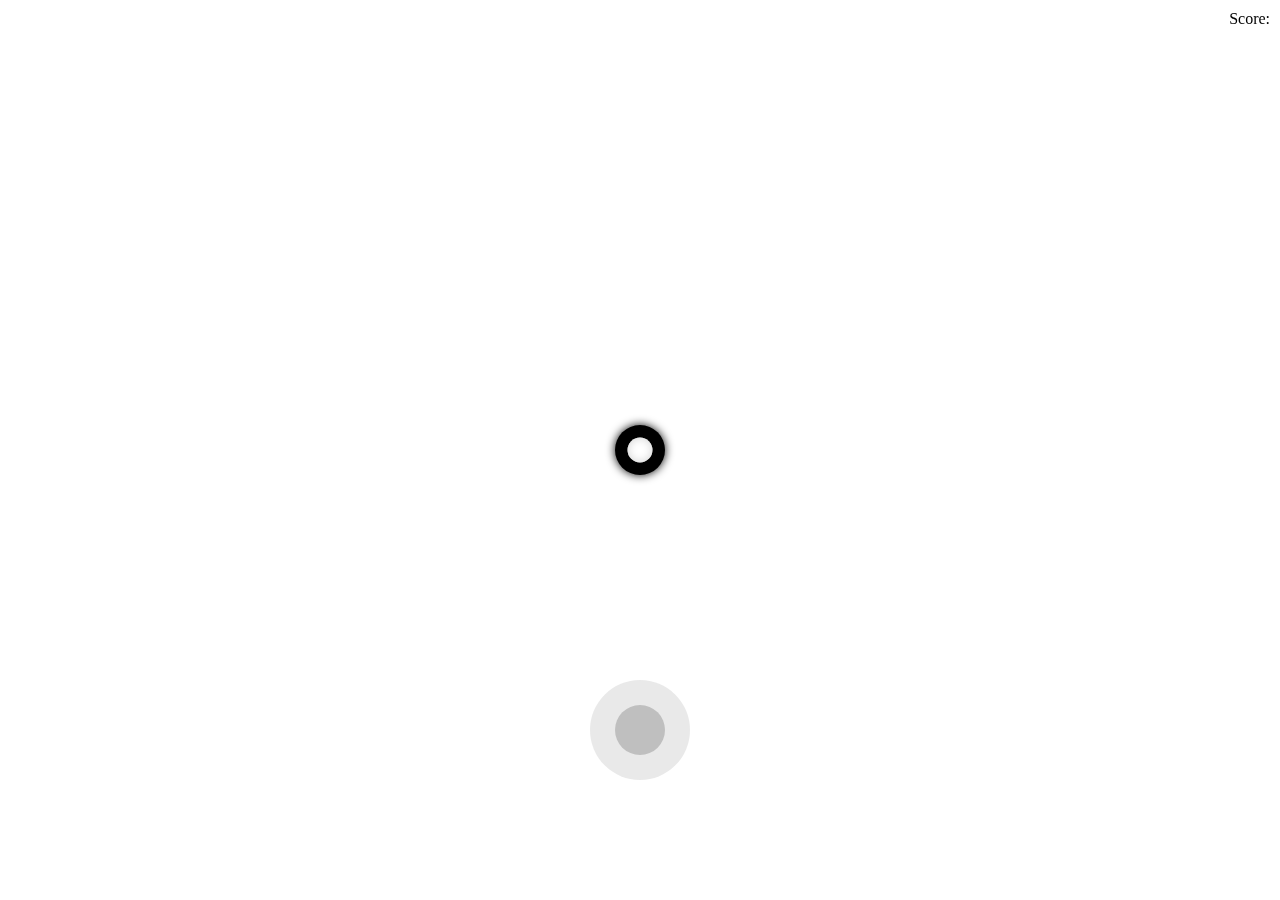
<file: static/flail/index.html>
<!DOCTYPE html>
<html lang="zh-CN">
  <head>
    <meta charset="UTF-8" />
    <meta name="description" content="Vite Empty Project" />
    <link rel="icon" type="image/svg+xml" href="./vite.svg" />
    <meta
      name="viewport"
      content="width=device-width, initial-scale=1.0, user-scalable=no"
    />
    <title>Vite Empty Project</title>
    <script type="module" crossorigin src="./assets/index-40bcebbf.js"></script>
    <link rel="stylesheet" href="./assets/index-41d572ac.css" />
  </head>
  <body>
    <div id="root"></div>
  </body>
</html>
</file>
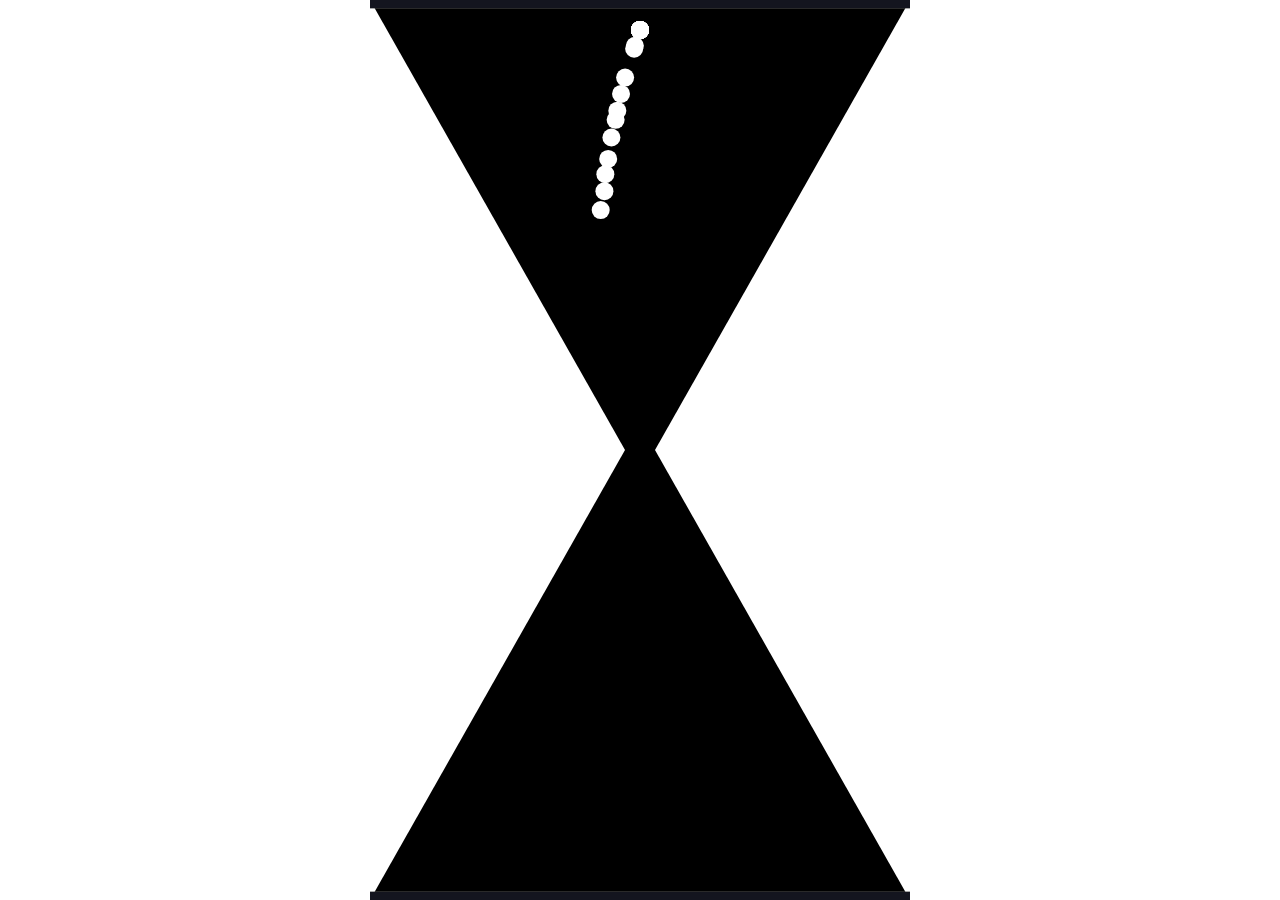
<file: static/sandglass/index.html>
<!DOCTYPE html>
<html lang="zh">
  <head>
    <meta charset="UTF-8" />
    <link rel="icon" type="image/svg+xml" href="/vite.svg" />
    <meta name="viewport" content="width=device-width, initial-scale=1.0" />
    <title>Web Sandglass</title>
    <script type="module" crossorigin src="./assets/index-db45dc7c.js"></script>
    <link rel="stylesheet" href="./assets/index-4f6f7153.css" />
  </head>
  <body>
    <canvas id="canvas"></canvas>
  </body>
</html>
</file>
<file: static/flail/assets/index-41d572ac.css>
@font-face{font-family:Material Symbols Outlined;font-style:normal;font-weight:100 700;src:url(/font/Material-Symbols/MaterialSymbolsOutlined.woff2),url(/font/Material-Symbols/MaterialSymbolsOutlined.ttf)}@font-face{font-family:Material Symbols Sharp;font-style:normal;font-weight:100 700;src:url(/font/Material-Symbols/MaterialSymbolsSharp.woff2),url(/font/Material-Symbols/MaterialSymbolsSharp.ttf)}@font-face{font-family:Material Symbols Rounded;font-style:normal;font-weight:100 700;src:url(/font/Material-Symbols/MaterialSymbolsRounded.woff2),url(/font/Material-Symbols/MaterialSymbolsRounded.ttf)}.m-outlined,.m-sharp,.m-rounded{font-weight:400;font-style:normal;font-size:24px;line-height:1;letter-spacing:normal;text-transform:none;display:inline-block;white-space:nowrap;word-wrap:normal;direction:ltr;font-feature-settings:"liga";-webkit-font-smoothing:antialiased}.m-outlined{font-family:Material Symbols Outlined}.m-sharp{font-family:Material Symbols Sharp}.m-rounded{font-family:Material Symbols Rounded}html{overflow:hidden;-webkit-user-select:none;-moz-user-select:none;user-select:none}html>body{margin:0}html,html>body,html>body>#root{width:100%;height:100%}._container_rwsx1_1{width:100%;height:100%;position:relative}._container_rwsx1_1>._player_rwsx1_6,._container_rwsx1_1>._hammer_rwsx1_7,._container_rwsx1_1>._enemy_rwsx1_8>div{width:calc(var(--size) * 2px);top:calc(var(--y) * 1px);left:calc(var(--x) * 1px);position:absolute;aspect-ratio:1;border-radius:100%;translate:-50% -50%;animation:_shadow_rwsx1_1 1.5s infinite alternate ease-out}@keyframes _shadow_rwsx1_1{to{box-shadow:0 0 10px 2px #000}}._container_rwsx1_1>._player_rwsx1_6{background:white;box-shadow:0 0 10px #000,inset 0 0 10px #d3d3d3}._container_rwsx1_1>._hammer_rwsx1_7{background:black;box-shadow:0 0 10px #000}._container_rwsx1_1>._enemy_rwsx1_8{width:100%;height:100%}._container_rwsx1_1>._enemy_rwsx1_8>div{border:1px white solid;background:yellow;animation:_show_rwsx1_69 1s ease,_shadow_rwsx1_1 1.5s infinite alternate ease-out}._container_rwsx1_1>._enemy_rwsx1_8>div.hp-1{background:gray}._container_rwsx1_1>._enemy_rwsx1_8>div.hp-2{background:black}._container_rwsx1_1>._enemy_rwsx1_8>div.hp-3{background:red}@keyframes _show_rwsx1_69{0%{opacity:0}to{opacity:1}}._container_rwsx1_1>._score_rwsx1_57{position:fixed;top:0;right:0;margin:10px}._container_rwsx1_1>._score_rwsx1_57:before{content:"Score: "}._container_rwsx1_1>._move_rwsx1_66{display:none}._container_rwsx1_1>._move_rwsx1_66.show{opacity:.5;margin:120px auto;display:block;position:fixed;bottom:0;left:0;right:0;border-radius:50%;width:25vw;aspect-ratio:1;background:lightgray;touch-action:none;max-width:100px}._container_rwsx1_1>._move_rwsx1_66.show>div{background:gray;aspect-ratio:1;border-radius:50%;width:calc(var(--size) * 1px);position:relative;left:calc(var(--x) * 1px);top:calc(var(--y) * 1px);translate:-50% -50%;display:none}._container_rwsx1_1>._move_rwsx1_66.show>div:first-child{display:block}
</file>
<file: static/sandglass/assets/index-4f6f7153.css>
html,html>body{width:100%;height:100%}body{margin:auto;display:grid;place-items:center}body>canvas{display:block;max-height:100%;max-width:100%;box-sizing:border-box}
</file>
